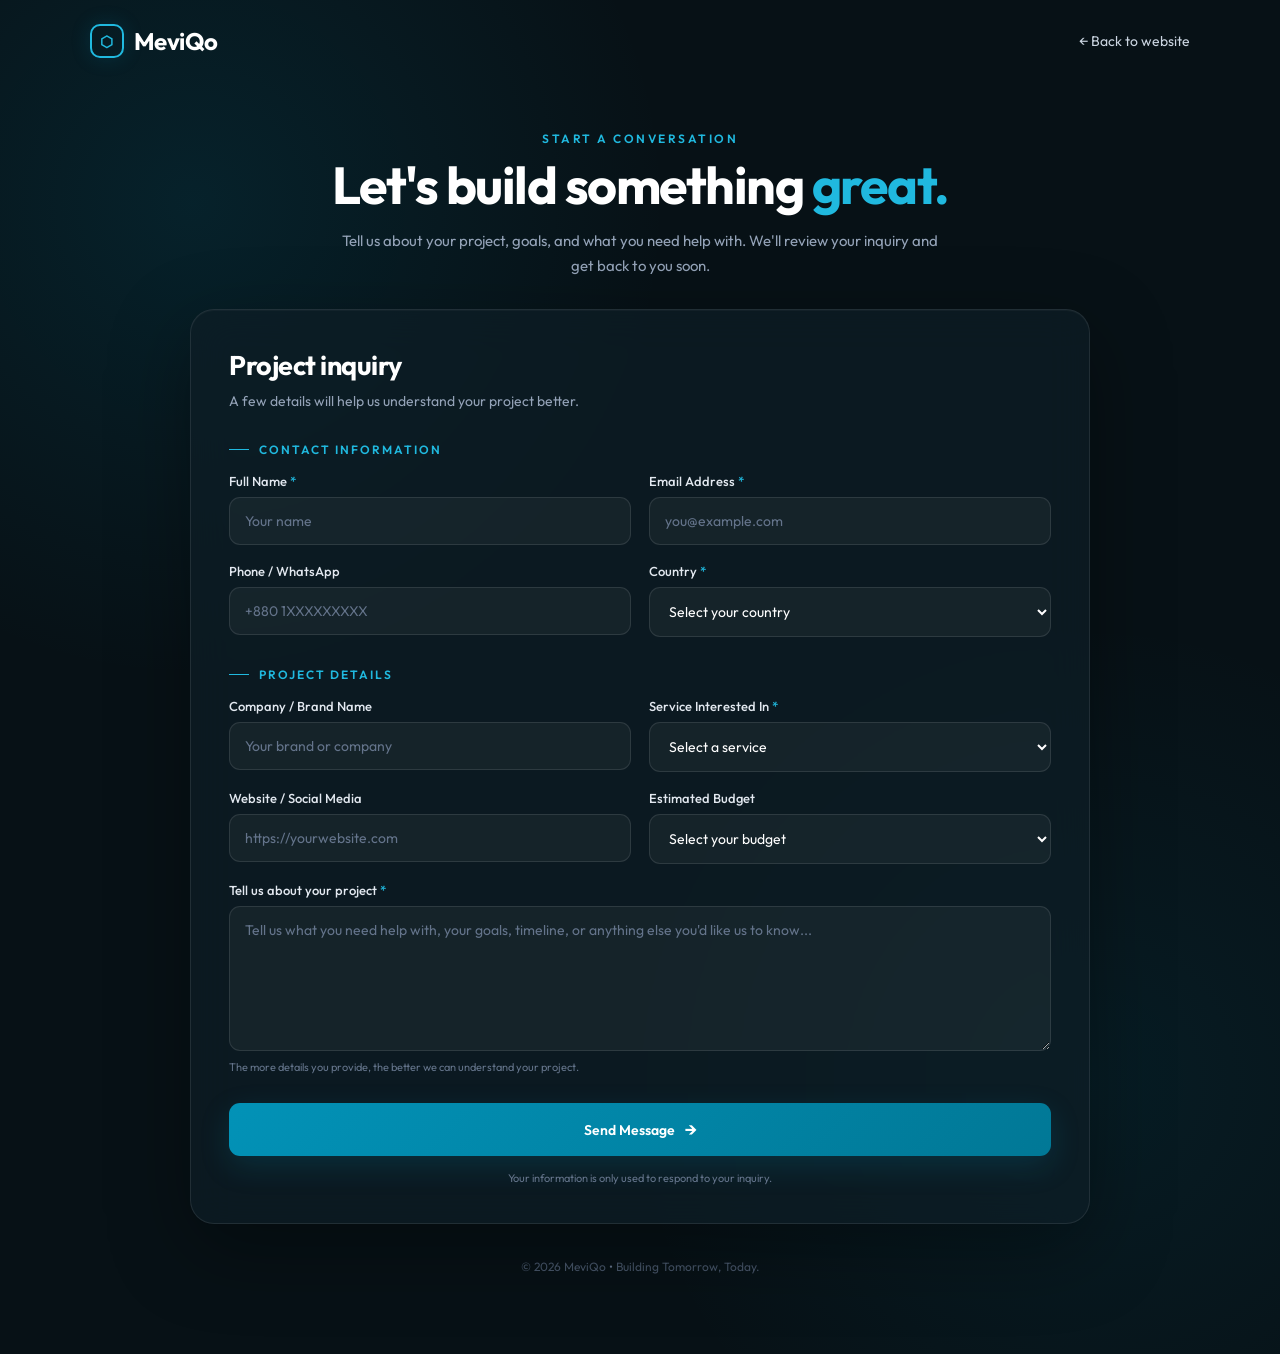
<file: form.html>
<!DOCTYPE html>
<html lang="en">

<head>
    <meta charset="UTF-8">
    <meta name="viewport" content="width=device-width, initial-scale=1.0">

    <title>Contact | MeviQo</title>

    <meta name="description"
        content="Get in touch with MeviQo for digital marketing, SEO, social media, ads, web development and creative services.">

    <!-- Google Font -->
    <link rel="preconnect" href="https://fonts.googleapis.com">
    <link rel="preconnect" href="https://fonts.gstatic.com" crossorigin>
    <link href="https://fonts.googleapis.com/css2?family=Outfit:wght@300;400;500;600;700&display=swap"
        rel="stylesheet">

    <style>
        * {
            margin: 0;
            padding: 0;
            box-sizing: border-box;
        }

        :root {
            --bg: #071116;
            --card: rgba(15, 30, 38, 0.72);
            --border: rgba(255, 255, 255, 0.09);
            --text: #ffffff;
            --muted: #94a3b8;
            --primary: #0292b7;
            --primary-light: #20b9df;
        }

        body {
            min-height: 100vh;
            font-family: 'Outfit', sans-serif;
            color: var(--text);
            background:
                radial-gradient(circle at 15% 15%, rgba(2, 146, 183, 0.13), transparent 30%),
                radial-gradient(circle at 85% 80%, rgba(2, 146, 183, 0.09), transparent 30%),
                #071116;
        }

        /* =========================
           NAVBAR
        ========================= */

        .navbar {
            width: 100%;
            padding: 24px 7%;
            display: flex;
            align-items: center;
            justify-content: space-between;
        }

        .logo {
            display: flex;
            align-items: center;
            gap: 10px;
            color: white;
            text-decoration: none;
            font-size: 24px;
            font-weight: 700;
            letter-spacing: -0.5px;
        }

        .logo-icon {
            width: 34px;
            height: 34px;
            border: 2px solid var(--primary-light);
            border-radius: 10px;
            display: flex;
            align-items: center;
            justify-content: center;
            color: var(--primary-light);
            font-size: 15px;
            box-shadow: 0 0 20px rgba(2, 146, 183, 0.18);
        }

        .back-link {
            color: #cbd5e1;
            text-decoration: none;
            font-size: 14px;
            transition: 0.25s ease;
        }

        .back-link:hover {
            color: var(--primary-light);
        }

        /* =========================
           MAIN
        ========================= */

        .page {
            width: 100%;
            padding: 45px 20px 80px;
        }

        .intro {
            max-width: 850px;
            margin: 0 auto 30px;
            text-align: center;
        }

        .eyebrow {
            display: inline-block;
            margin-bottom: 12px;
            color: var(--primary-light);
            font-size: 12px;
            font-weight: 600;
            text-transform: uppercase;
            letter-spacing: 2.5px;
        }

        .intro h1 {
            font-size: clamp(34px, 5vw, 52px);
            line-height: 1.05;
            letter-spacing: -1.5px;
            margin-bottom: 15px;
        }

        .intro h1 span {
            color: var(--primary-light);
        }

        .intro p {
            max-width: 600px;
            margin: auto;
            color: var(--muted);
            font-size: 15px;
            line-height: 1.7;
        }

        /* =========================
           FORM CARD
        ========================= */

        .meviqo-form {
            width: 100%;
            max-width: 900px;
            margin: 0 auto;
            padding: 38px;
            background: var(--card);
            border: 1px solid var(--border);
            border-radius: 24px;
            backdrop-filter: blur(20px);
            -webkit-backdrop-filter: blur(20px);
            box-shadow:
                0 25px 80px rgba(0, 0, 0, 0.35),
                inset 0 1px 0 rgba(255, 255, 255, 0.03);
        }

        .form-header {
            margin-bottom: 30px;
        }

        .form-title {
            margin-bottom: 8px;
            color: #fff;
            font-size: 27px;
            font-weight: 700;
            letter-spacing: -0.5px;
        }

        .form-subtitle {
            color: var(--muted);
            font-size: 14px;
            line-height: 1.6;
        }

        /* =========================
           SECTION
        ========================= */

        .form-section {
            margin-top: 30px;
        }

        .form-section:first-of-type {
            margin-top: 0;
        }

        .form-section-title {
            display: flex;
            align-items: center;
            gap: 10px;
            margin-bottom: 16px;
            color: var(--primary-light);
            font-size: 12px;
            font-weight: 600;
            text-transform: uppercase;
            letter-spacing: 2px;
        }

        .form-section-title::before {
            content: "";
            width: 20px;
            height: 1px;
            background: var(--primary-light);
        }

        .form-grid {
            display: grid;
            grid-template-columns: repeat(2, 1fr);
            gap: 18px;
        }

        .form-group {
            display: flex;
            flex-direction: column;
            gap: 8px;
        }

        .form-group.full {
            grid-column: 1 / -1;
        }

        .form-group label {
            color: #e2e8f0;
            font-size: 13px;
            font-weight: 500;
        }

        .required {
            color: var(--primary-light);
        }

        /* =========================
           INPUTS
        ========================= */

        .meviqo-form input,
        .meviqo-form select,
        .meviqo-form textarea {
            width: 100%;
            padding: 14px 15px;
            color: #fff;
            background: rgba(255, 255, 255, 0.045);
            border: 1px solid rgba(255, 255, 255, 0.10);
            border-radius: 11px;
            outline: none;
            font-family: inherit;
            font-size: 14px;
            transition: all 0.25s ease;
        }

        .meviqo-form input::placeholder,
        .meviqo-form textarea::placeholder {
            color: #64748b;
        }

        .meviqo-form input:focus,
        .meviqo-form select:focus,
        .meviqo-form textarea:focus {
            border-color: var(--primary);
            background: rgba(2, 146, 183, 0.055);
            box-shadow: 0 0 0 3px rgba(2, 146, 183, 0.09);
        }

        .meviqo-form select {
            cursor: pointer;
        }

        .meviqo-form select option {
            background: #0f1e26;
            color: #fff;
        }

        .meviqo-form textarea {
            min-height: 145px;
            resize: vertical;
        }

        .form-note {
            color: #64748b;
            font-size: 11px;
            line-height: 1.5;
        }

        /* =========================
           BUTTON
        ========================= */

        .submit-btn {
            width: 100%;
            margin-top: 28px;
            padding: 15px 20px;
            display: flex;
            align-items: center;
            justify-content: center;
            gap: 10px;
            color: #fff;
            background: linear-gradient(135deg,
                    #0292b7,
                    #017896);
            border: none;
            border-radius: 11px;
            font-family: inherit;
            font-size: 14px;
            font-weight: 600;
            cursor: pointer;
            box-shadow:
                0 10px 30px rgba(2, 146, 183, 0.18);
            transition: all 0.25s ease;
        }

        .submit-btn span {
            font-size: 18px;
            transition: transform 0.25s ease;
        }

        .submit-btn:hover {
            transform: translateY(-2px);
            box-shadow:
                0 15px 40px rgba(2, 146, 183, 0.30);
        }

        .submit-btn:hover span {
            transform: translateX(4px);
        }

        .submit-btn:active {
            transform: translateY(0);
        }

        .privacy-note {
            margin-top: 15px;
            text-align: center;
            color: #64748b;
            font-size: 11px;
        }

        /* =========================
           FOOTER
        ========================= */

        .footer {
            margin-top: 35px;
            text-align: center;
            color: #475569;
            font-size: 12px;
        }

        .footer span {
            color: #64748b;
        }

        /* =========================
           MOBILE
        ========================= */

        @media (max-width: 650px) {

            .navbar {
                padding: 20px;
            }

            .logo {
                font-size: 21px;
            }

            .logo-icon {
                width: 30px;
                height: 30px;
            }

            .back-link {
                font-size: 13px;
            }

            .page {
                padding: 35px 15px 55px;
            }

            .intro {
                margin-bottom: 25px;
            }

            .intro h1 {
                font-size: 36px;
            }

            .meviqo-form {
                padding: 25px 18px;
                border-radius: 20px;
            }

            .form-grid {
                grid-template-columns: 1fr;
                gap: 16px;
            }

            .form-group.full {
                grid-column: auto;
            }

            .form-title {
                font-size: 24px;
            }
        }
    </style>
</head>

<body>

    <!-- =========================
         NAVBAR
    ========================= -->

    <header class="navbar">

        <a href="index.html" class="logo">
            <div class="logo-icon">⬡</div>
            MeviQo
        </a>

        <a href="index.html" class="back-link">
            ← Back to website
        </a>

    </header>


    <!-- =========================
         MAIN
    ========================= -->

    <main class="page">

        <div class="intro">

            <div class="eyebrow">
                Start a conversation
            </div>

            <h1>
                Let's build something
                <span>great.</span>
            </h1>

            <p>
                Tell us about your project, goals, and what you need help with.
                We'll review your inquiry and get back to you soon.
            </p>

        </div>


        <!-- =========================
             CONTACT FORM
        ========================= -->

        <form
            class="meviqo-form"
            action="https://formsubmit.co/meviqostudio@gmail.com"
            method="POST"
        >

            <!-- Form Settings -->

            <input type="hidden" name="_subject" value="New Client Inquiry | MeviQo">

            <input type="hidden" name="_captcha" value="false">

            <input type="hidden" name="_template" value="table">

            <input
                type="hidden"
                name="_next"
                value="https://meviqo.vercel.app/thank-you.html"
            >


            <div class="form-header">

                <h2 class="form-title">
                    Project inquiry
                </h2>

                <p class="form-subtitle">
                    A few details will help us understand your project better.
                </p>

            </div>


            <!-- =========================
                 CONTACT INFORMATION
            ========================= -->

            <div class="form-section">

                <div class="form-section-title">
                    Contact Information
                </div>

                <div class="form-grid">

                    <!-- Full Name -->

                    <div class="form-group">

                        <label for="name">
                            Full Name
                            <span class="required">*</span>
                        </label>

                        <input
                            type="text"
                            id="name"
                            name="Full Name"
                            placeholder="Your name"
                            autocomplete="name"
                            required
                        >

                    </div>


                    <!-- Email -->

                    <div class="form-group">

                        <label for="email">
                            Email Address
                            <span class="required">*</span>
                        </label>

                        <input
                            type="email"
                            id="email"
                            name="Email"
                            placeholder="you@example.com"
                            autocomplete="email"
                            required
                        >

                    </div>


                    <!-- Phone -->

                    <div class="form-group">

                        <label for="phone">
                            Phone / WhatsApp
                        </label>

                        <input
                            type="tel"
                            id="phone"
                            name="Phone / WhatsApp"
                            placeholder="+880 1XXXXXXXXX"
                            autocomplete="tel"
                        >

                    </div>


                    <!-- Country -->

                    <div class="form-group">

                        <label for="country">
                            Country
                            <span class="required">*</span>
                        </label>

                        <select id="country" name="Country" required>

                            <option value="">
                                Select your country
                            </option>

                            <option value="Afghanistan">🇦🇫 Afghanistan</option>
                            <option value="Albania">🇦🇱 Albania</option>
                            <option value="Algeria">🇩🇿 Algeria</option>
                            <option value="Andorra">🇦🇩 Andorra</option>
                            <option value="Angola">🇦🇴 Angola</option>
                            <option value="Argentina">🇦🇷 Argentina</option>
                            <option value="Armenia">🇦🇲 Armenia</option>
                            <option value="Australia">🇦🇺 Australia</option>
                            <option value="Austria">🇦🇹 Austria</option>
                            <option value="Azerbaijan">🇦🇿 Azerbaijan</option>

                            <option value="Bahamas">🇧🇸 Bahamas</option>
                            <option value="Bahrain">🇧🇭 Bahrain</option>
                            <option value="Bangladesh">🇧🇩 Bangladesh</option>
                            <option value="Barbados">🇧🇧 Barbados</option>
                            <option value="Belarus">🇧🇾 Belarus</option>
                            <option value="Belgium">🇧🇪 Belgium</option>
                            <option value="Belize">🇧🇿 Belize</option>
                            <option value="Bhutan">🇧🇹 Bhutan</option>
                            <option value="Bolivia">🇧🇴 Bolivia</option>
                            <option value="Brazil">🇧🇷 Brazil</option>
                            <option value="Brunei">🇧🇳 Brunei</option>
                            <option value="Bulgaria">🇧🇬 Bulgaria</option>

                            <option value="Cambodia">🇰🇭 Cambodia</option>
                            <option value="Cameroon">🇨🇲 Cameroon</option>
                            <option value="Canada">🇨🇦 Canada</option>
                            <option value="Chile">🇨🇱 Chile</option>
                            <option value="China">🇨🇳 China</option>
                            <option value="Colombia">🇨🇴 Colombia</option>
                            <option value="Costa Rica">🇨🇷 Costa Rica</option>
                            <option value="Croatia">🇭🇷 Croatia</option>
                            <option value="Cuba">🇨🇺 Cuba</option>
                            <option value="Cyprus">🇨🇾 Cyprus</option>
                            <option value="Czechia">🇨🇿 Czechia</option>

                            <option value="Denmark">🇩🇰 Denmark</option>
                            <option value="Dominican Republic">🇩🇴 Dominican Republic</option>

                            <option value="Ecuador">🇪🇨 Ecuador</option>
                            <option value="Egypt">🇪🇬 Egypt</option>
                            <option value="Estonia">🇪🇪 Estonia</option>
                            <option value="Ethiopia">🇪🇹 Ethiopia</option>

                            <option value="Finland">🇫🇮 Finland</option>
                            <option value="France">🇫🇷 France</option>

                            <option value="Georgia">🇬🇪 Georgia</option>
                            <option value="Germany">🇩🇪 Germany</option>
                            <option value="Ghana">🇬🇭 Ghana</option>
                            <option value="Greece">🇬🇷 Greece</option>

                            <option value="Hungary">🇭🇺 Hungary</option>

                            <option value="Iceland">🇮🇸 Iceland</option>
                            <option value="India">🇮🇳 India</option>
                            <option value="Indonesia">🇮🇩 Indonesia</option>
                            <option value="Iran">🇮🇷 Iran</option>
                            <option value="Iraq">🇮🇶 Iraq</option>
                            <option value="Ireland">🇮🇪 Ireland</option>
                            <option value="Israel">🇮🇱 Israel</option>
                            <option value="Italy">🇮🇹 Italy</option>

                            <option value="Jamaica">🇯🇲 Jamaica</option>
                            <option value="Japan">🇯🇵 Japan</option>
                            <option value="Jordan">🇯🇴 Jordan</option>

                            <option value="Kazakhstan">🇰🇿 Kazakhstan</option>
                            <option value="Kenya">🇰🇪 Kenya</option>
                            <option value="Kuwait">🇰🇼 Kuwait</option>

                            <option value="Lebanon">🇱🇧 Lebanon</option>
                            <option value="Libya">🇱🇾 Libya</option>
                            <option value="Lithuania">🇱🇹 Lithuania</option>
                            <option value="Luxembourg">🇱🇺 Luxembourg</option>

                            <option value="Malaysia">🇲🇾 Malaysia</option>
                            <option value="Maldives">🇲🇻 Maldives</option>
                            <option value="Malta">🇲🇹 Malta</option>
                            <option value="Mexico">🇲🇽 Mexico</option>
                            <option value="Moldova">🇲🇩 Moldova</option>
                            <option value="Monaco">🇲🇨 Monaco</option>
                            <option value="Mongolia">🇲🇳 Mongolia</option>
                            <option value="Montenegro">🇲🇪 Montenegro</option>
                            <option value="Morocco">🇲🇦 Morocco</option>
                            <option value="Myanmar">🇲🇲 Myanmar</option>

                            <option value="Nepal">🇳🇵 Nepal</option>
                            <option value="Netherlands">🇳🇱 Netherlands</option>
                            <option value="New Zealand">🇳🇿 New Zealand</option>
                            <option value="Nigeria">🇳🇬 Nigeria</option>
                            <option value="North Korea">🇰🇵 North Korea</option>
                            <option value="Norway">🇳🇴 Norway</option>

                            <option value="Oman">🇴🇲 Oman</option>

                            <option value="Pakistan">🇵🇰 Pakistan</option>
                            <option value="Palestine">🇵🇸 Palestine</option>
                            <option value="Panama">🇵🇦 Panama</option>
                            <option value="Peru">🇵🇪 Peru</option>
                            <option value="Philippines">🇵🇭 Philippines</option>
                            <option value="Poland">🇵🇱 Poland</option>
                            <option value="Portugal">🇵🇹 Portugal</option>

                            <option value="Qatar">🇶🇦 Qatar</option>

                            <option value="Romania">🇷🇴 Romania</option>
                            <option value="Russia">🇷🇺 Russia</option>

                            <option value="Saudi Arabia">🇸🇦 Saudi Arabia</option>
                            <option value="Serbia">🇷🇸 Serbia</option>
                            <option value="Singapore">🇸🇬 Singapore</option>
                            <option value="Slovakia">🇸🇰 Slovakia</option>
                            <option value="Slovenia">🇸🇮 Slovenia</option>
                            <option value="South Africa">🇿🇦 South Africa</option>
                            <option value="South Korea">🇰🇷 South Korea</option>
                            <option value="Spain">🇪🇸 Spain</option>
                            <option value="Sri Lanka">🇱🇰 Sri Lanka</option>
                            <option value="Sudan">🇸🇩 Sudan</option>
                            <option value="Sweden">🇸🇪 Sweden</option>
                            <option value="Switzerland">🇨🇭 Switzerland</option>
                            <option value="Syria">🇸🇾 Syria</option>

                            <option value="Taiwan">🇹🇼 Taiwan</option>
                            <option value="Thailand">🇹🇭 Thailand</option>
                            <option value="Tunisia">🇹🇳 Tunisia</option>
                            <option value="Turkey">🇹🇷 Turkey</option>

                            <option value="Ukraine">🇺🇦 Ukraine</option>
                            <option value="United Arab Emirates">🇦🇪 United Arab Emirates</option>
                            <option value="United Kingdom">🇬🇧 United Kingdom</option>
                            <option value="United States">🇺🇸 United States</option>
                            <option value="Uruguay">🇺🇾 Uruguay</option>
                            <option value="Uzbekistan">🇺🇿 Uzbekistan</option>

                            <option value="Venezuela">🇻🇪 Venezuela</option>
                            <option value="Vietnam">🇻🇳 Vietnam</option>

                            <option value="Yemen">🇾🇪 Yemen</option>

                            <option value="Zambia">🇿🇲 Zambia</option>
                            <option value="Zimbabwe">🇿🇼 Zimbabwe</option>

                        </select>

                    </div>

                </div>

            </div>


            <!-- =========================
                 PROJECT DETAILS
            ========================= -->

            <div class="form-section">

                <div class="form-section-title">
                    Project Details
                </div>

                <div class="form-grid">

                    <!-- Company -->

                    <div class="form-group">

                        <label for="company">
                            Company / Brand Name
                        </label>

                        <input
                            type="text"
                            id="company"
                            name="Company / Brand"
                            placeholder="Your brand or company"
                        >

                    </div>


                    <!-- Service -->

                    <div class="form-group">

                        <label for="service">
                            Service Interested In
                            <span class="required">*</span>
                        </label>

                        <select
                            id="service"
                            name="Service"
                            required
                        >

                            <option value="">
                                Select a service
                            </option>

                            <option value="Digital Marketing">
                                Digital Marketing
                            </option>

                            <option value="Social Media Marketing">
                                Social Media Marketing
                            </option>

                            <option value="SEO">
                                SEO
                            </option>

                            <option value="Meta Ads">
                                Meta Ads
                            </option>

                            <option value="Google / YouTube Ads">
                                Google / YouTube Ads
                            </option>

                            <option value="Web Development">
                                Web Development
                            </option>

                            <option value="Video Editing">
                                Video Editing
                            </option>

                            <option value="Content Creation">
                                Content Creation
                            </option>

                            <option value="Multiple Services">
                                Multiple Services
                            </option>

                            <option value="Other">
                                Other
                            </option>

                        </select>

                    </div>


                    <!-- Website -->

                    <div class="form-group">

                        <label for="website">
                            Website / Social Media
                        </label>

                        <input
                            type="url"
                            id="website"
                            name="Website / Social Media"
                            placeholder="https://yourwebsite.com"
                        >

                    </div>


                    <!-- Budget -->

                    <div class="form-group">

                        <label for="budget">
                            Estimated Budget
                        </label>

                        <select
                            id="budget"
                            name="Budget"
                        >

                            <option value="">
                                Select your budget
                            </option>

                            <option value="Under $100">
                                Under $100
                            </option>

                            <option value="$100 - $300">
                                $100 - $300
                            </option>

                            <option value="$300 - $500">
                                $300 - $500
                            </option>

                            <option value="$500 - $1,000">
                                $500 - $1,000
                            </option>

                            <option value="$1,000+">
                                $1,000+
                            </option>

                            <option value="Not sure yet">
                                Not sure yet
                            </option>

                        </select>

                    </div>


                    <!-- Message -->

                    <div class="form-group full">

                        <label for="message">
                            Tell us about your project
                            <span class="required">*</span>
                        </label>

                        <textarea
                            id="message"
                            name="Project Details"
                            placeholder="Tell us what you need help with, your goals, timeline, or anything else you'd like us to know..."
                            required
                        ></textarea>

                        <span class="form-note">
                            The more details you provide, the better we can understand your project.
                        </span>

                    </div>

                </div>

            </div>


            <!-- =========================
                 SUBMIT
            ========================= -->

            <button
                type="submit"
                class="submit-btn"
            >
                Send Message
                <span>→</span>
            </button>

            <p class="privacy-note">
                Your information is only used to respond to your inquiry.
            </p>

        </form>


        <div class="footer">
            © 2026 MeviQo <span>•</span> Building Tomorrow, Today.
        </div>

    </main>

</body>

</html>
</file>
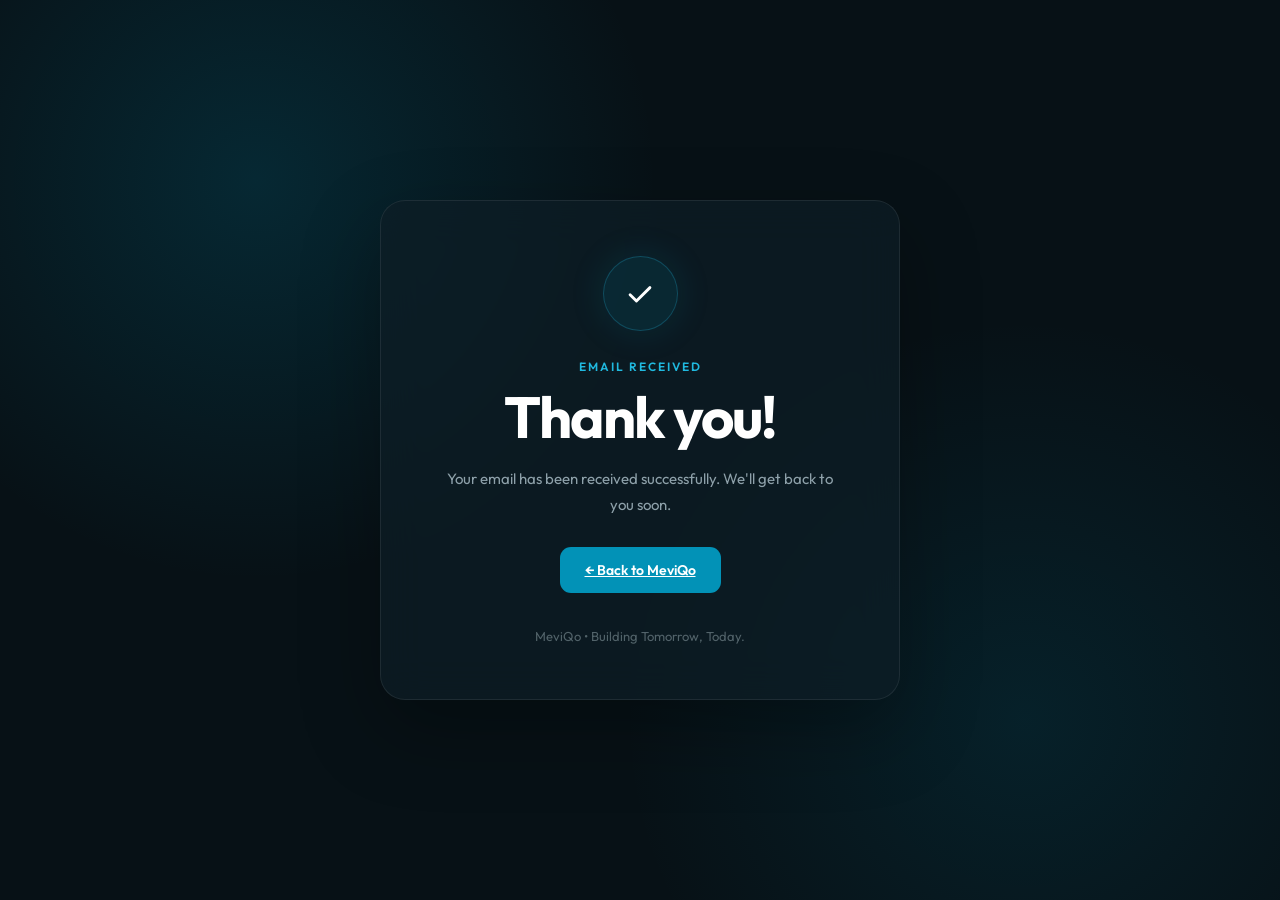
<file: thank-you.html>
<!DOCTYPE html>
<html lang="en">
<head>
    <meta charset="UTF-8">
    <meta name="viewport" content="width=device-width, initial-scale=1.0">

    <title>Thank You | MeviQo</title>

    <link rel="preconnect" href="https://fonts.googleapis.com">
    <link rel="preconnect" href="https://fonts.gstatic.com" crossorigin>

    <link
        href="https://fonts.googleapis.com/css2?family=Outfit:wght@300;400;500;600;700;800&display=swap"
        rel="stylesheet"
    >

    <style>

        :root {
            --bg: #071116;
            --primary: #0292b7;
            --primary-light: #20b9df;
            --text: #ffffff;
            --muted: #8ea1aa;
            --border: rgba(255, 255, 255, 0.08);
        }


        * {
            margin: 0;
            padding: 0;
            box-sizing: border-box;
        }


        body {
            min-height: 100vh;

            display: flex;
            align-items: center;
            justify-content: center;

            padding: 25px;

            font-family: 'Outfit', sans-serif;

            background:
                radial-gradient(
                    circle at 20% 20%,
                    rgba(2, 146, 183, 0.18),
                    transparent 32%
                ),
                radial-gradient(
                    circle at 80% 80%,
                    rgba(2, 146, 183, 0.12),
                    transparent 32%
                ),
                var(--bg);

            color: var(--text);
        }


        .card {
            width: min(520px, 100%);

            padding: 55px 40px;

            text-align: center;

            background: rgba(15, 30, 38, 0.72);

            border: 1px solid var(--border);

            border-radius: 25px;

            backdrop-filter: blur(20px);
            -webkit-backdrop-filter: blur(20px);

            box-shadow:
                0 30px 80px rgba(0, 0, 0, 0.3);
        }


        .success-icon {
            width: 75px;
            height: 75px;

            margin: 0 auto 28px;

            display: flex;
            align-items: center;
            justify-content: center;

            border-radius: 50%;

            background: rgba(2, 146, 183, 0.12);

            border: 1px solid rgba(32, 185, 223, 0.25);

            box-shadow:
                0 0 35px rgba(2, 146, 183, 0.15);
        }


        .success-icon svg {
            width: 34px;
            height: 34px;

            stroke: var(--primary-light);
        }


        .label {
            color: var(--primary-light);

            font-size: 12px;
            font-weight: 600;

            text-transform: uppercase;
            letter-spacing: 2px;

            margin-bottom: 14px;
        }


        h1 {
            font-size: clamp(42px, 7vw, 58px);

            line-height: 1;

            letter-spacing: -2px;

            margin-bottom: 20px;
        }


        p {
            color: var(--muted);

            font-size: 15px;

            line-height: 1.7;

            max-width: 400px;

            margin: 0 auto 30px;
        }


        .back-btn {
            display: inline-flex;

            align-items: center;
            justify-content: center;

            padding: 14px 25px;

            border-radius: 11px;

            background: var(--primary);

            color: white;

            font-size: 14px;
            font-weight: 600;

            transition: 0.3s;
        }


        .back-btn:hover {
            background: var(--primary-light);

            transform: translateY(-2px);

            box-shadow:
                0 10px 25px rgba(2, 146, 183, 0.2);
        }


        .brand {
            margin-top: 35px;

            color: #52636a;

            font-size: 13px;
        }


        @media (max-width: 500px) {

            .card {
                padding: 45px 25px;
            }

        }

    </style>

</head>


<body>

    <div class="card">

        <div class="success-icon">

            <svg
                viewBox="0 0 24 24"
                fill="none"
                xmlns="http://www.w3.org/2000/svg"
            >

                <path
                    d="M5 12.5L9.5 17L19 7.5"
                    stroke="currentColor"
                    stroke-width="2"
                    stroke-linecap="round"
                    stroke-linejoin="round"
                />

            </svg>

        </div>


        <div class="label">
            Email Received
        </div>


        <h1>
            Thank you!
        </h1>


        <p>
            Your email has been received successfully.
            We'll get back to you soon.
        </p>


        <a
            href="index.html"
            class="back-btn"
        >
            ← Back to MeviQo
        </a>


        <div class="brand">
            MeviQo • Building Tomorrow, Today.
        </div>

    </div>

</body>
</html>
</file>
